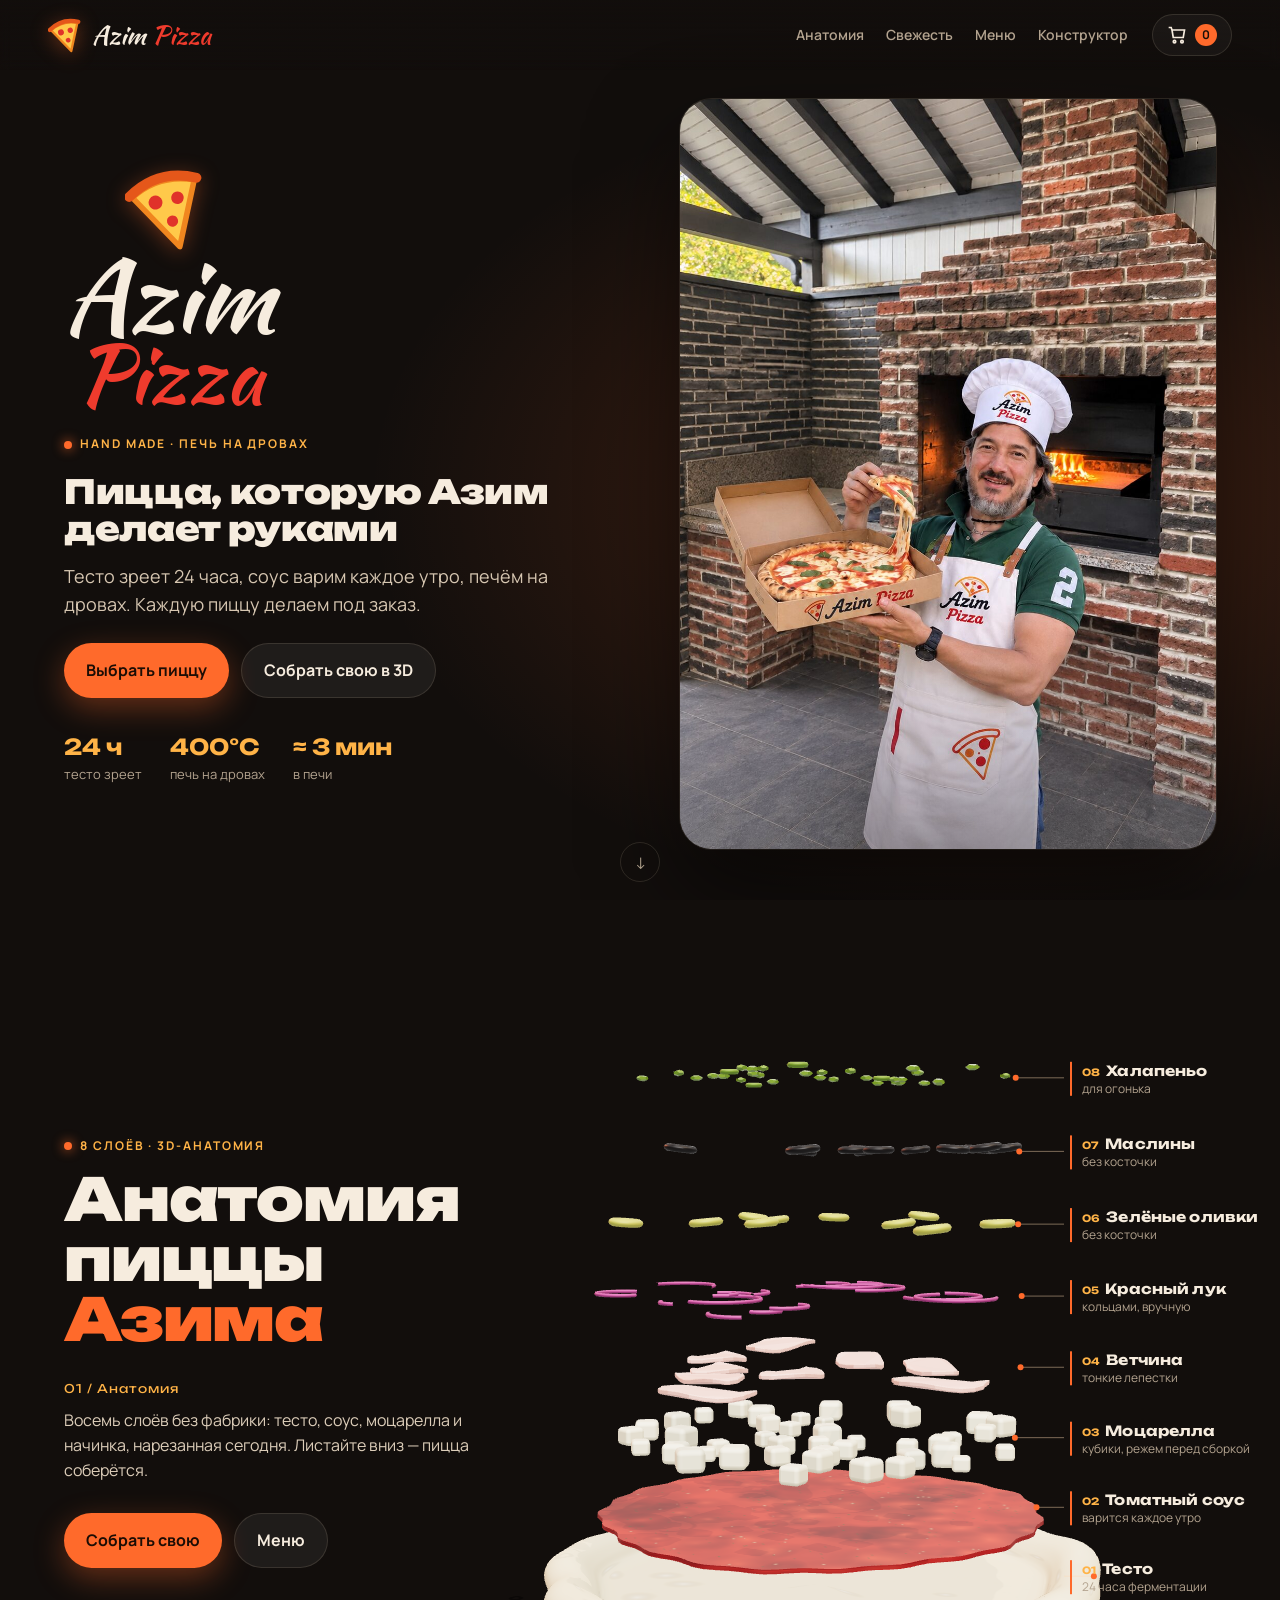
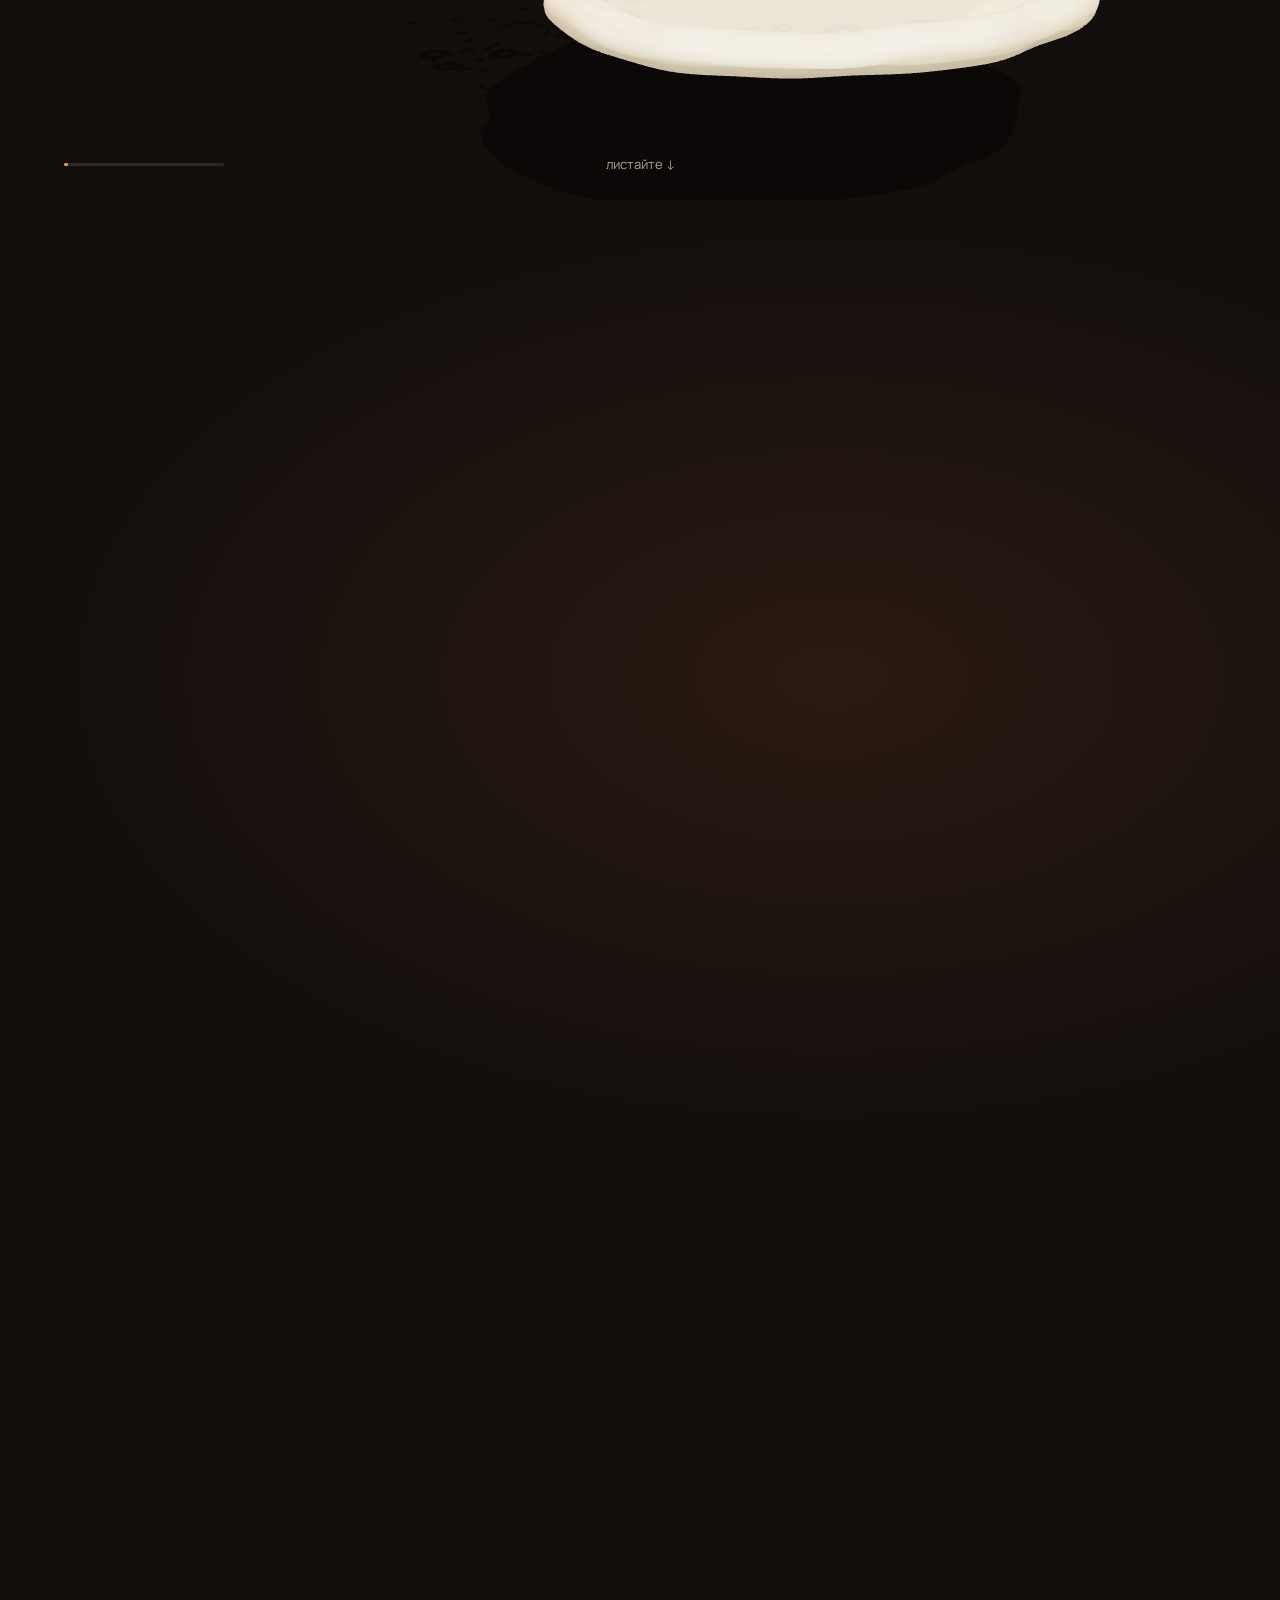
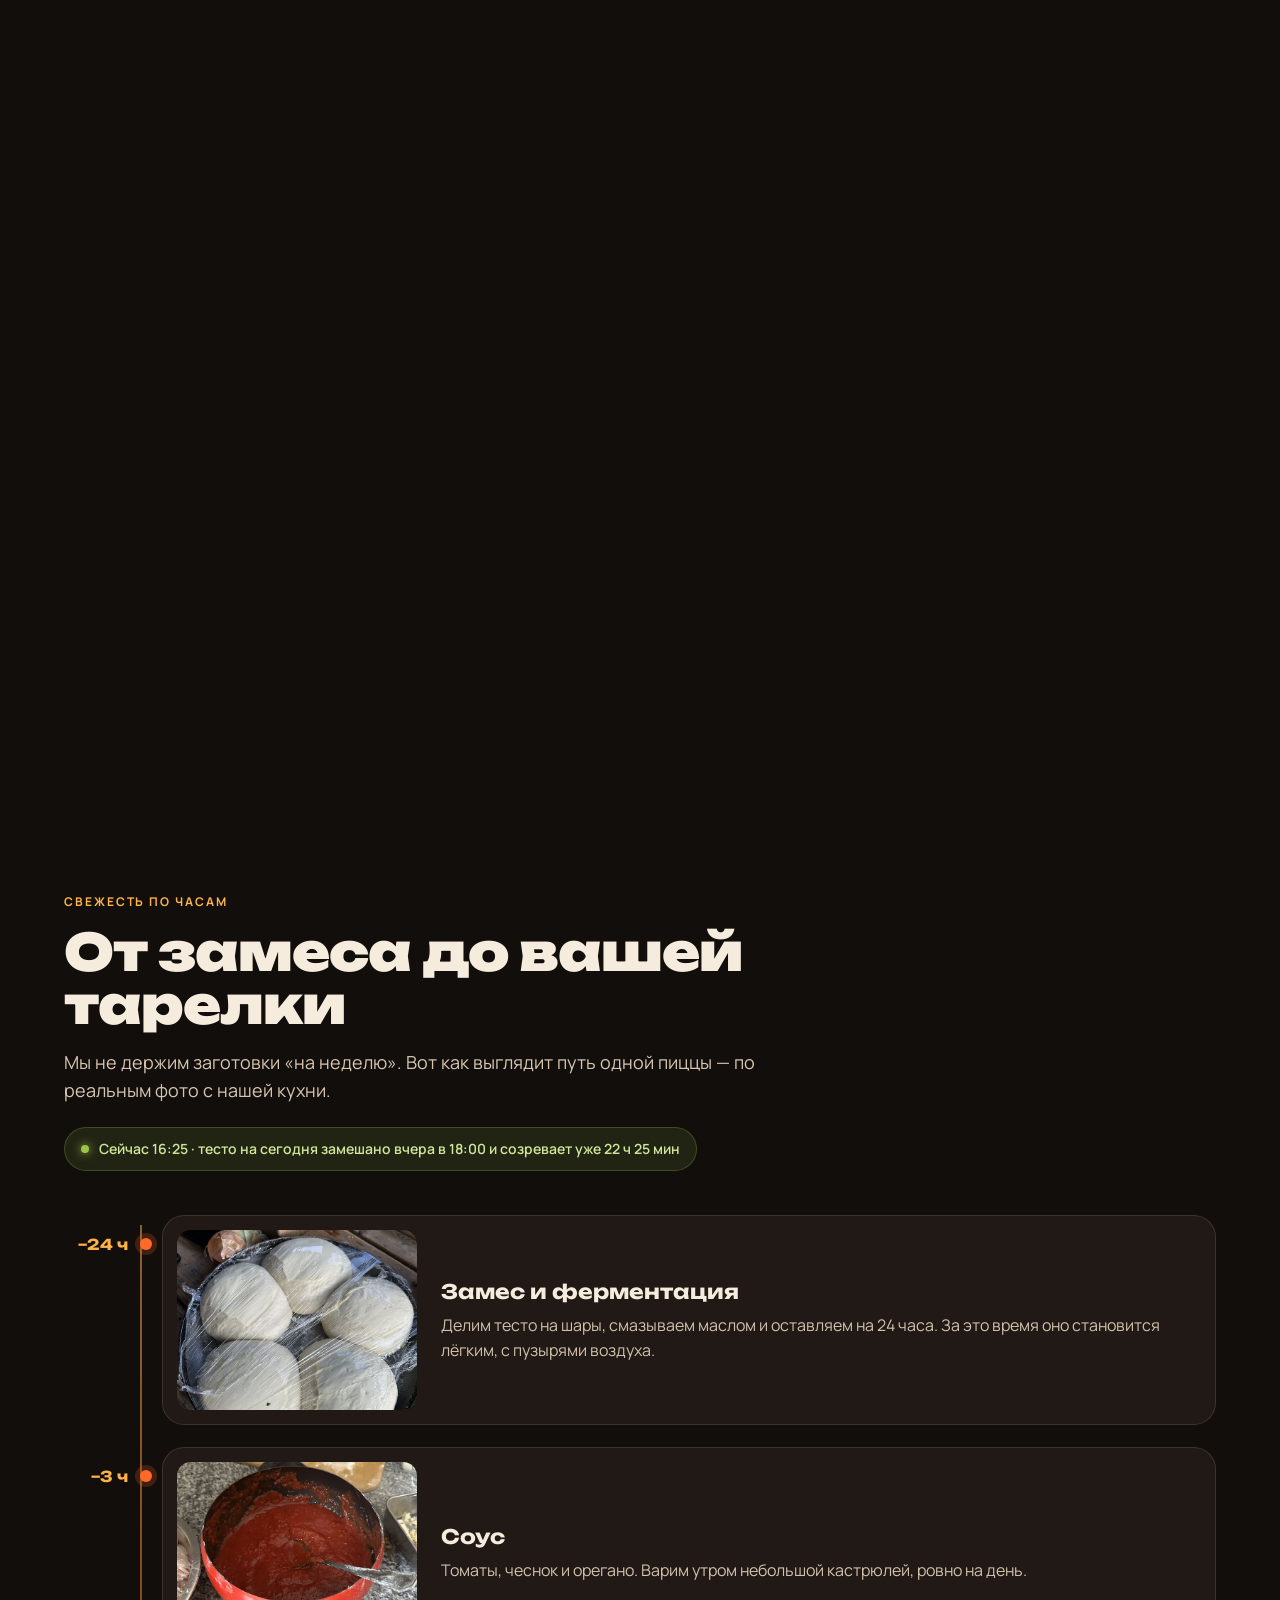
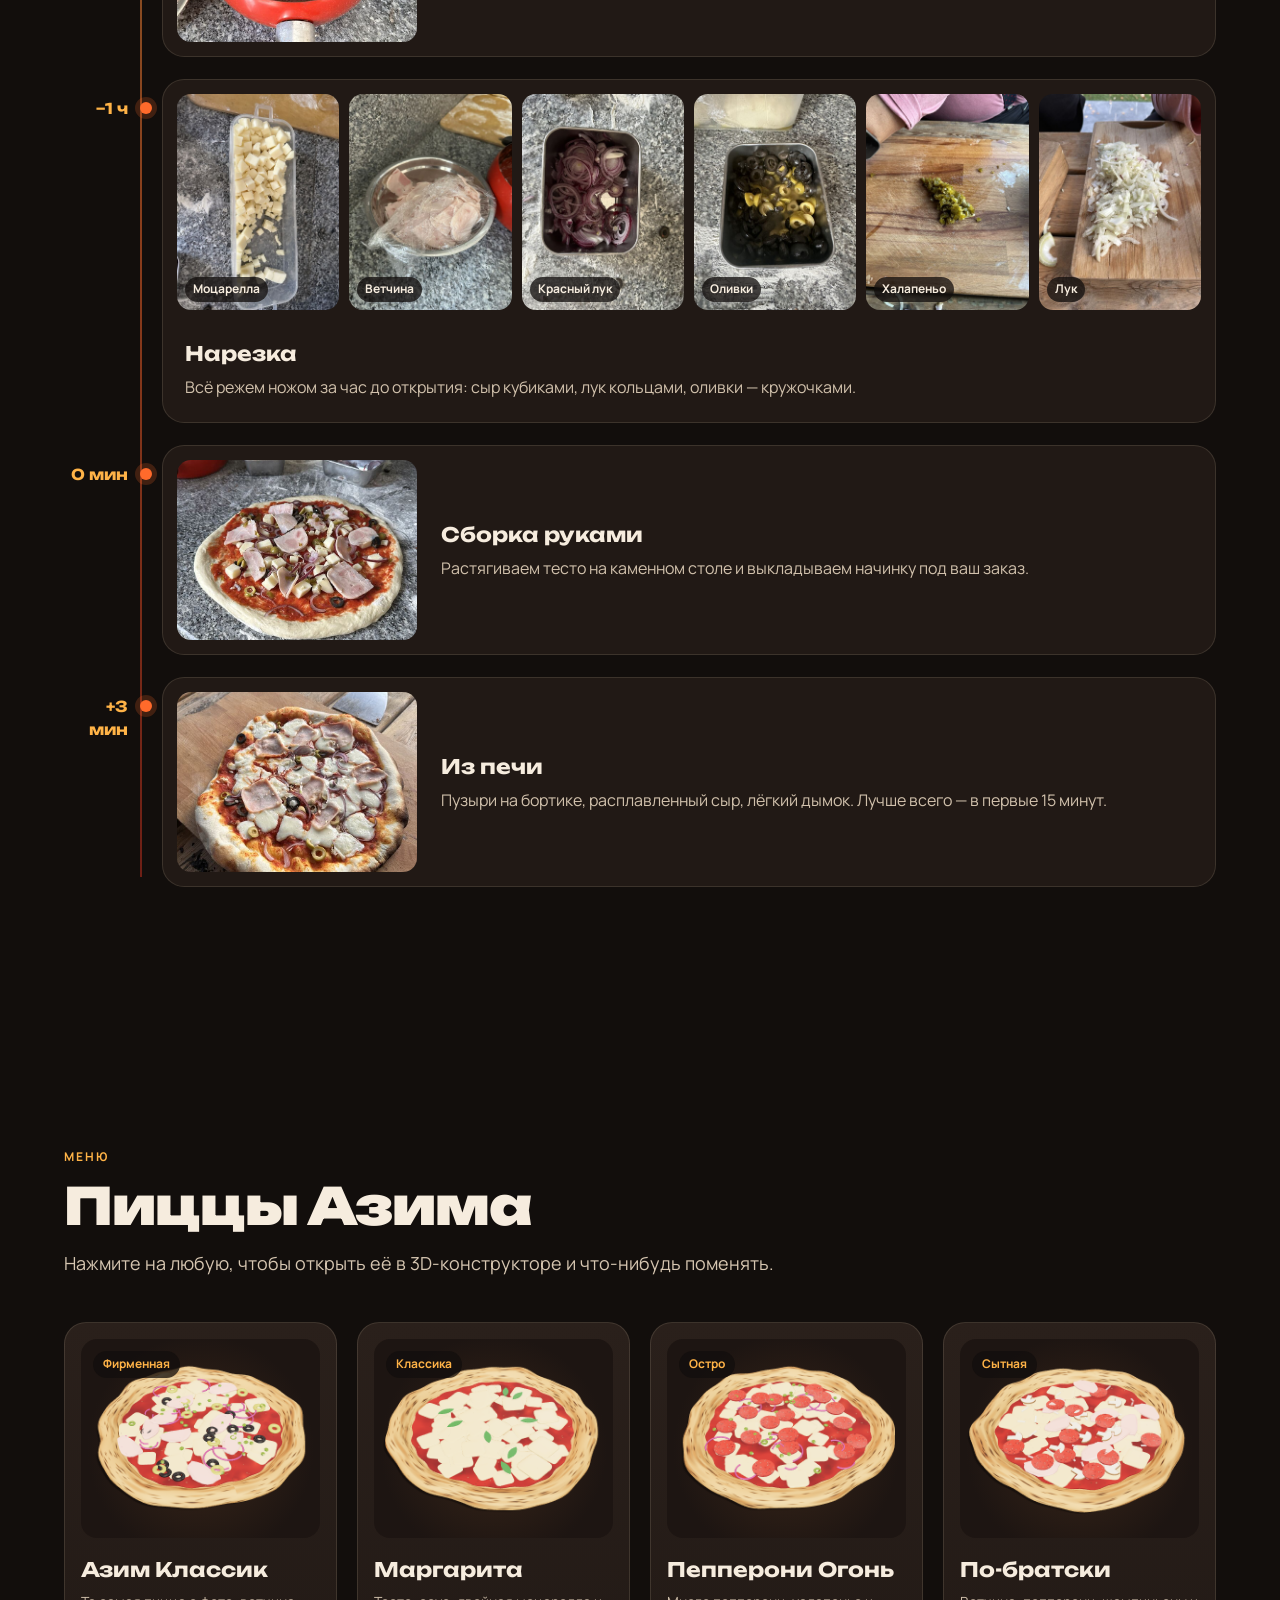
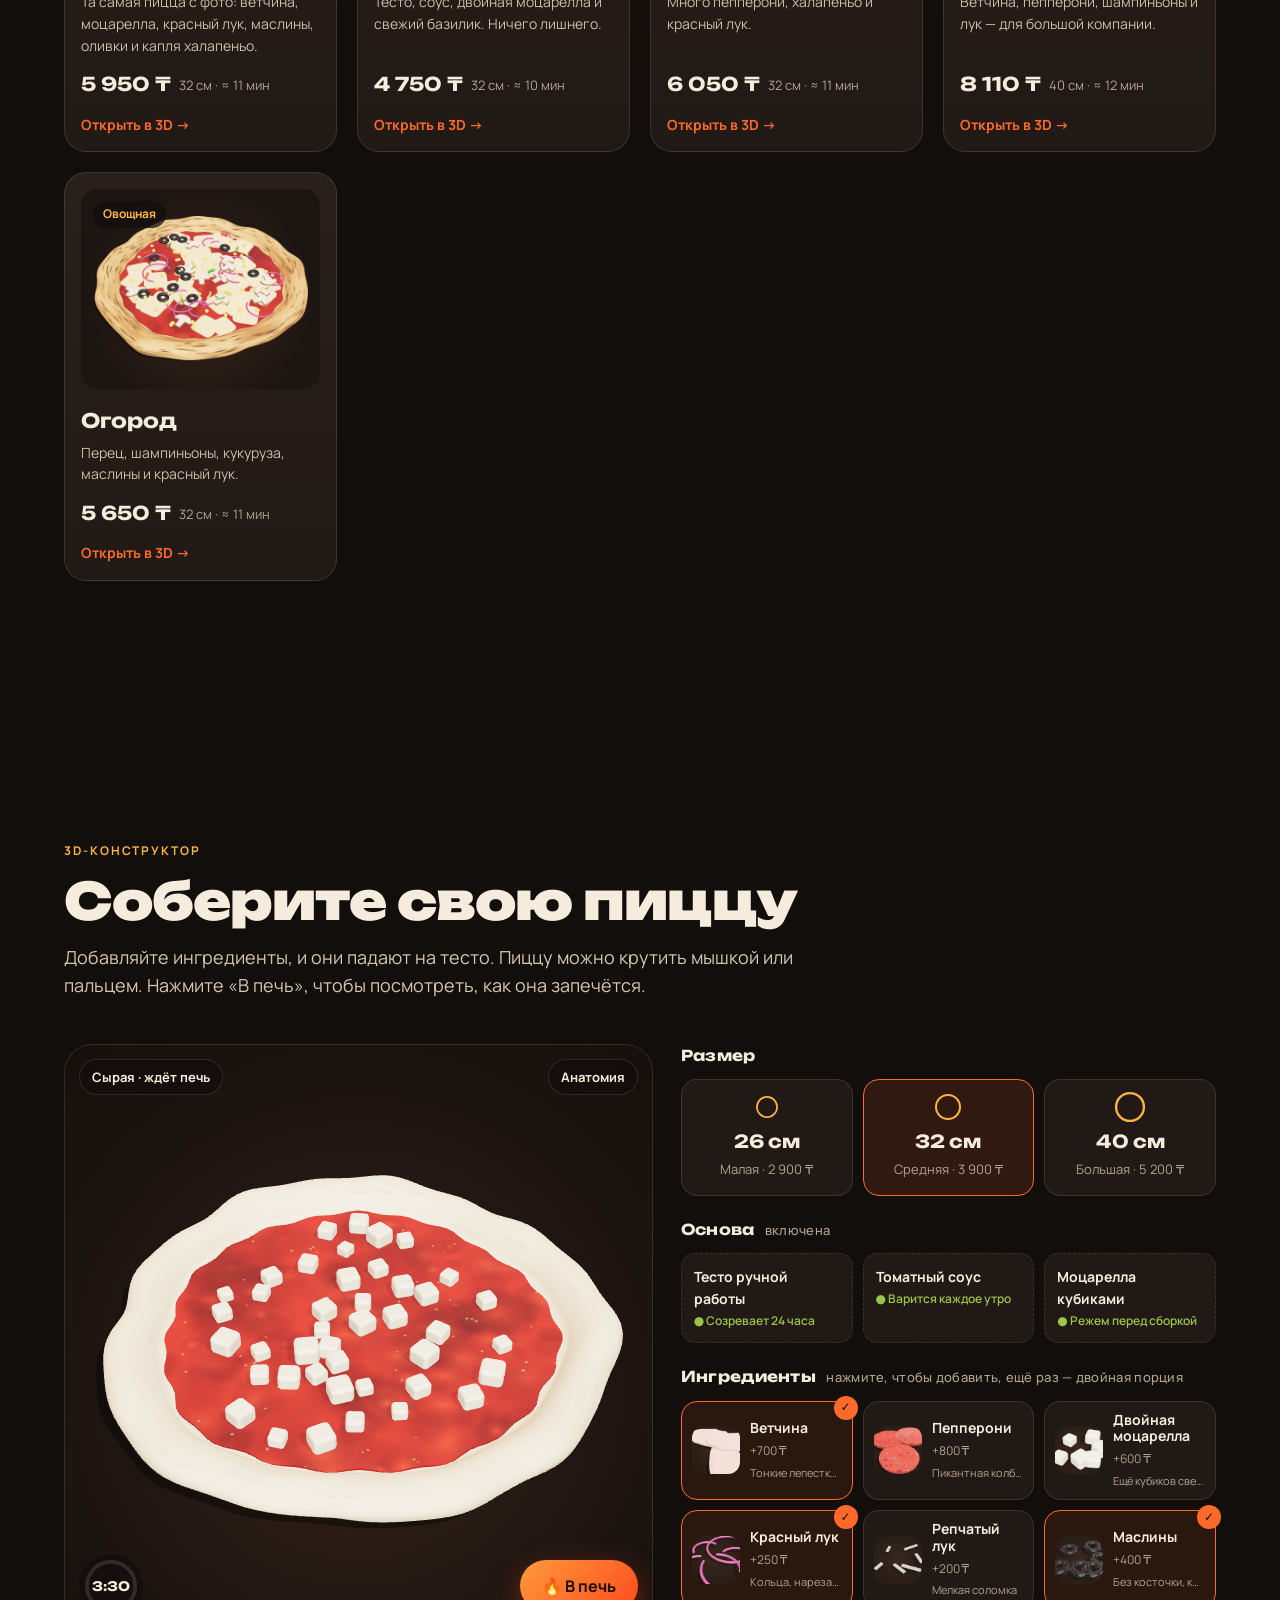
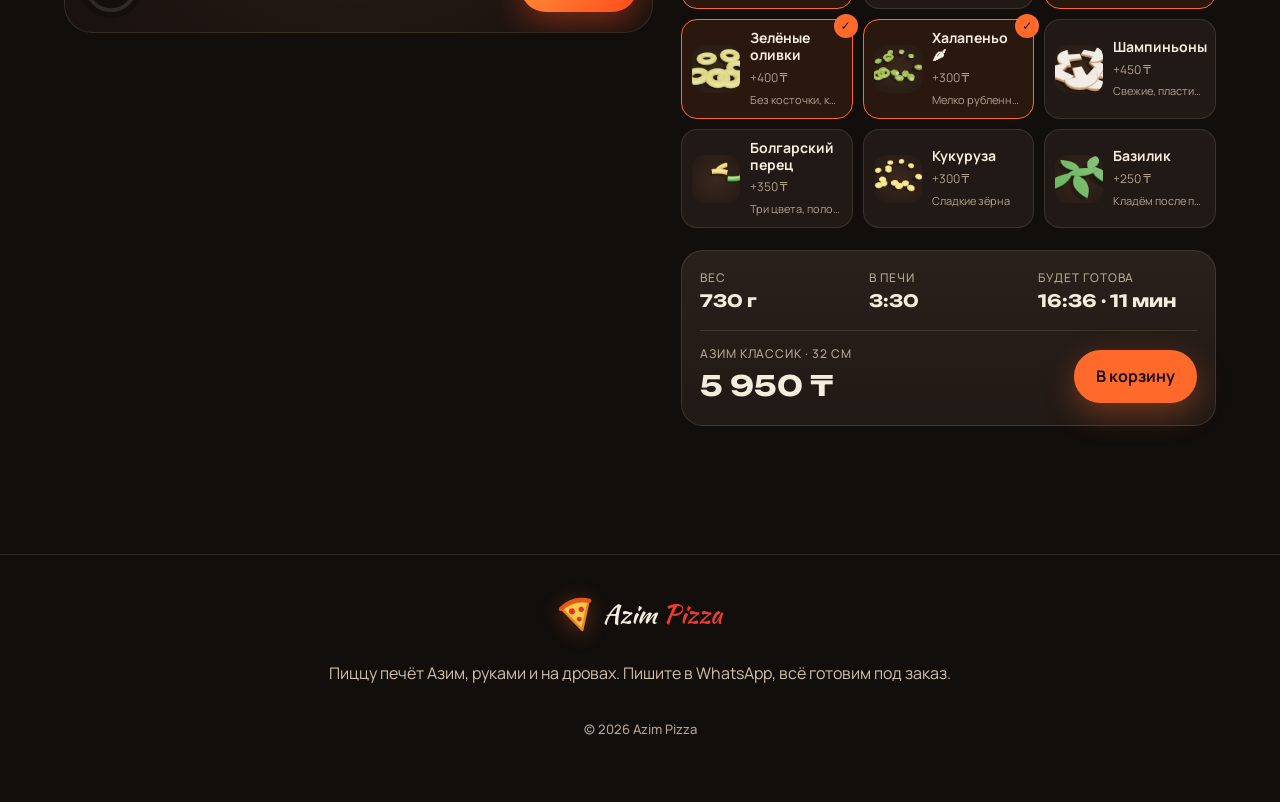
<file: index.html>
<!doctype html>
<html lang="ru">
<head>
  <meta charset="utf-8" />
  <meta name="viewport" content="width=device-width, initial-scale=1" />
  <title>Azim Pizza — пицца ручной работы</title>
  <meta name="description" content="Пицца ручной работы от Азима: тесто 24 часа, соус каждое утро, печь на дровах. Соберите свою пиццу в 3D." />
  <meta name="theme-color" content="#120e0c" />
  <link rel="icon" type="image/svg+xml" href="img/logo-mark.svg" />
  <!-- Баннер для ссылки (WhatsApp, Telegram, Instagram, Facebook). Адрес сайта: azimpizza.vercel.app — при смене домена замените URL ниже -->
  <link rel="canonical" href="https://azimpizza.vercel.app/" />
  <meta property="og:type" content="website" />
  <meta property="og:site_name" content="Azim Pizza" />
  <meta property="og:locale" content="ru_RU" />
  <meta property="og:url" content="https://azimpizza.vercel.app/" />
  <meta property="og:title" content="Azim Pizza — пицца ручной работы из печи на дровах" />
  <meta property="og:description" content="Тесто 24 часа, соус каждое утро, 400°C и 3 минуты в печи. Меню и 3D-конструктор пиццы — заказ в WhatsApp." />
  <meta property="og:image" content="https://azimpizza.vercel.app/img/og-banner.jpg" />
  <meta property="og:image:secure_url" content="https://azimpizza.vercel.app/img/og-banner.jpg" />
  <meta property="og:image:type" content="image/jpeg" />
  <meta property="og:image:width" content="1200" />
  <meta property="og:image:height" content="630" />
  <meta property="og:image:alt" content="Азим с пиццей у печи на дровах — Azim Pizza" />
  <meta name="twitter:card" content="summary_large_image" />
  <meta name="twitter:title" content="Azim Pizza — пицца ручной работы" />
  <meta name="twitter:description" content="Тесто 24 часа, печь на дровах, 3D-конструктор пиццы." />
  <meta name="twitter:image" content="https://azimpizza.vercel.app/img/og-banner.jpg" />
  <link rel="preload" as="image" href="img/azim-chef.jpg" />
  <link rel="preconnect" href="https://fonts.googleapis.com" />
  <link rel="preconnect" href="https://fonts.gstatic.com" crossorigin />
  <link href="https://fonts.googleapis.com/css2?family=Kaushan+Script&family=Unbounded:wght@500;700;900&family=Manrope:wght@400;500;600;700&display=swap" rel="stylesheet" />
  <link rel="stylesheet" href="css/style.css" />
  <script type="importmap">
    { "imports": { "three": "./vendor/three/three.module.min.js", "three/addons/": "./vendor/three/addons/" } }
  </script>
</head>
<body>
  <svg width="0" height="0" style="position:absolute" aria-hidden="true">
    <symbol id="slice" viewBox="0 0 64 64">
      <g transform="rotate(-16 32 34)">
        <path d="M9 17 Q32 6 55 17 L32 60 Z" fill="#ffc94a" stroke="#f0861f" stroke-width="4" stroke-linejoin="round"/>
        <path d="M7 16 Q32 2 57 16" fill="none" stroke="#e5571a" stroke-width="7" stroke-linecap="round"/>
        <circle cx="24" cy="25" r="5" fill="#e0322a"/><circle cx="40" cy="26" r="4.5" fill="#e0322a"/><circle cx="32" cy="41" r="4" fill="#e0322a"/>
      </g>
    </symbol>
  </svg>
  <header class="nav">
    <a class="brand" href="#top" aria-label="Azim Pizza"><svg class="brand-slice" aria-hidden="true"><use href="#slice"/></svg><span class="brand-word"><span class="b-azim">Azim</span> <span class="b-pizza">Pizza</span></span></a>
    <nav class="nav-links">
      <a href="#anatomy">Анатомия</a>
      <a href="#fresh">Свежесть</a>
      <a href="#menu">Меню</a>
      <a href="#builder">Конструктор</a>
    </nav>
    <button class="cart-btn" id="cartOpen" aria-label="Корзина">
      <svg viewBox="0 0 24 24" width="20" height="20" fill="none" stroke="currentColor" stroke-width="2"><path d="M6 6h15l-1.5 9h-12z"/><path d="M6 6 5 3H2"/><circle cx="9" cy="20" r="1.5"/><circle cx="18" cy="20" r="1.5"/></svg>
      <span id="cartCount">0</span>
    </button>
  </header>

  <!-- 0. ТИТУЛЬНАЯ: Азим у печи -->
  <section class="front" id="top">
    <div class="front-photo">
      <img src="img/azim-chef.jpg" srcset="img/azim-chef-sm.jpg 600w, img/azim-chef.jpg 1100w" sizes="(max-width: 760px) 100vw, 46vw" alt="Азим в фартуке Azim Pizza держит пиццу у печи на дровах" fetchpriority="high" />
    </div>
    <div class="front-copy">
      <div class="brand-big" aria-hidden="true">
        <svg class="brand-slice"><use href="#slice"/></svg>
        <span class="b-azim">Azim</span>
        <span class="b-pizza">Pizza</span>
      </div>
      <p class="eyebrow"><span class="dot"></span> Hand made · печь на дровах</p>
      <h1>Пицца, которую Азим делает руками</h1>
      <p class="lead">Тесто зреет 24 часа, соус варим каждое утро, печём на дровах. Каждую пиццу делаем под заказ.</p>
      <div class="hero-cta">
        <a class="btn btn-primary" href="#menu">Выбрать пиццу</a>
        <a class="btn btn-ghost" href="#builder">Собрать свою в 3D</a>
      </div>
      <ul class="front-stats">
        <li><b>24 ч</b><span>тесто зреет</span></li>
        <li><b>400°C</b><span>печь на дровах</span></li>
        <li><b>≈ 3 мин</b><span>в печи</span></li>
      </ul>
    </div>
    <a class="front-down" href="#anatomy" aria-label="Дальше">↓</a>
  </section>

  <!-- 1. АНАТОМИЯ: 3D-пицца в разобранном виде, собирается при скролле и запекается -->
  <section id="anatomy" class="anatomy" aria-label="Анатомия пиццы">
    <div class="sticky">
      <canvas id="heroCanvas" class="hero-canvas"></canvas>
      <svg class="leaders" id="leaders"></svg>
      <div class="labels" id="labels"></div>
      <div class="oven-glow" id="ovenGlow"></div>

      <div class="hero-copy">
        <p class="eyebrow"><span class="dot"></span> 8 слоёв · 3D-анатомия</p>
        <h2 class="hero-title">Анатомия<br />пиццы <em>Азима</em></h2>
        <div class="steps">
          <div class="step" data-step="0">
            <span class="step-num">01 / Анатомия</span>
            <p>Восемь слоёв без фабрики: тесто, соус, моцарелла и начинка, нарезанная сегодня. Листайте вниз — пицца соберётся.</p>
          </div>
          <div class="step" data-step="1">
            <span class="step-num">02 / Сборка</span>
            <p>Тесто тянем ладонями, соус — ложкой по кругу, сыр — кубиками. Каждая пицца немного неровная. Так и задумано.</p>
          </div>
          <div class="step" data-step="2">
            <span class="step-num">03 / Печь</span>
            <p>≈ 3 минуты в печи на дровах. Кубики сыра тают, бортик пузырится и ловит подпалины.</p>
          </div>
        </div>
        <div class="hero-cta">
          <a class="btn btn-primary" href="#builder">Собрать свою</a>
          <a class="btn btn-ghost" href="#menu">Меню</a>
        </div>
      </div>

      <div class="progress" aria-hidden="true"><span id="heroBar"></span></div>
      <div class="hero-timer" id="heroTimer"><span>в печи</span><b>0:00</b></div>
      <div class="scroll-hint" id="scrollHint">листайте ↓</div>
    </div>
  </section>

  <!-- 2. СВЕЖЕСТЬ -->
  <section id="fresh" class="section fresh">
    <div class="section-head">
      <p class="eyebrow">Свежесть по часам</p>
      <h2>От замеса до вашей тарелки</h2>
      <p class="lead">Мы не держим заготовки «на неделю». Вот как выглядит путь одной пиццы — по реальным фото с нашей кухни.</p>
      <div class="live-clock" id="liveClock"></div>
    </div>

    <ol class="timeline">
      <li class="tl-item">
        <div class="tl-time">−24 ч</div>
        <div class="tl-card">
          <img src="img/dough.jpg" alt="Шарики теста под плёнкой" loading="lazy" />
          <div><h3>Замес и ферментация</h3><p>Делим тесто на шары, смазываем маслом и оставляем на 24 часа. За это время оно становится лёгким, с пузырями воздуха.</p></div>
        </div>
      </li>
      <li class="tl-item">
        <div class="tl-time">−3 ч</div>
        <div class="tl-card">
          <img src="img/sauce.jpg" alt="Томатный соус в кастрюле" loading="lazy" />
          <div><h3>Соус</h3><p>Томаты, чеснок и орегано. Варим утром небольшой кастрюлей, ровно на день.</p></div>
        </div>
      </li>
      <li class="tl-item">
        <div class="tl-time">−1 ч</div>
        <div class="tl-card tl-card--grid">
          <div class="mini-grid">
            <figure><img src="img/mozzarella.jpg" alt="Моцарелла кубиками" loading="lazy" /><figcaption>Моцарелла</figcaption></figure>
            <figure><img src="img/ham.jpg" alt="Ветчина" loading="lazy" /><figcaption>Ветчина</figcaption></figure>
            <figure><img src="img/red-onion.jpg" alt="Красный лук" loading="lazy" /><figcaption>Красный лук</figcaption></figure>
            <figure><img src="img/olives.jpg" alt="Маслины и оливки" loading="lazy" /><figcaption>Оливки</figcaption></figure>
            <figure><img src="img/jalapeno.jpg" alt="Халапеньо" loading="lazy" /><figcaption>Халапеньо</figcaption></figure>
            <figure><img src="img/onion.jpg" alt="Репчатый лук" loading="lazy" /><figcaption>Лук</figcaption></figure>
          </div>
          <div><h3>Нарезка</h3><p>Всё режем ножом за час до открытия: сыр кубиками, лук кольцами, оливки — кружочками.</p></div>
        </div>
      </li>
      <li class="tl-item">
        <div class="tl-time">0 мин</div>
        <div class="tl-card">
          <img src="img/pizza-raw.jpg" alt="Собранная сырая пицца" loading="lazy" />
          <div><h3>Сборка руками</h3><p>Растягиваем тесто на каменном столе и выкладываем начинку под ваш заказ.</p></div>
        </div>
      </li>
      <li class="tl-item">
        <div class="tl-time">+3 мин</div>
        <div class="tl-card">
          <img src="img/pizza-baked.jpg" alt="Готовая пицца из печи" loading="lazy" />
          <div><h3>Из печи</h3><p>Пузыри на бортике, расплавленный сыр, лёгкий дымок. Лучше всего — в первые 15 минут.</p></div>
        </div>
      </li>
    </ol>
  </section>

  <!-- 3. МЕНЮ -->
  <section id="menu" class="section">
    <div class="section-head">
      <p class="eyebrow">Меню</p>
      <h2>Пиццы Азима</h2>
      <p class="lead">Нажмите на любую, чтобы открыть её в 3D-конструкторе и что-нибудь поменять.</p>
    </div>
    <div class="menu-grid" id="menuGrid"></div>
  </section>

  <!-- 4. КОНСТРУКТОР -->
  <section id="builder" class="section builder">
    <div class="section-head">
      <p class="eyebrow">3D-конструктор</p>
      <h2>Соберите свою пиццу</h2>
      <p class="lead">Добавляйте ингредиенты, и они падают на тесто. Пиццу можно крутить мышкой или пальцем. Нажмите «В печь», чтобы посмотреть, как она запечётся.</p>
    </div>

    <div class="builder-wrap">
      <div class="stage-col">
        <div class="stage" id="stage">
          <canvas id="builderCanvas"></canvas>
          <div class="stage-glow" id="stageGlow"></div>
          <div class="stage-top">
            <span class="chip" id="bakeState">Сырая · ждёт печь</span>
            <button class="chip chip-btn" id="explodeBtn" type="button">Анатомия</button>
          </div>
          <div class="stage-bottom">
            <div class="oven-ring" id="ovenRing">
              <svg viewBox="0 0 44 44"><circle cx="22" cy="22" r="19" class="ring-bg"/><circle cx="22" cy="22" r="19" class="ring-fg" id="ringFg"/></svg>
              <span id="ovenTime">3:00</span>
            </div>
            <button class="btn btn-fire" id="bakeBtn" type="button">🔥 В печь</button>
          </div>
        </div>
      </div>

      <div class="controls">
        <div class="ctrl-block">
          <h3>Размер</h3>
          <div class="sizes" id="sizes"></div>
        </div>
        <div class="ctrl-block">
          <h3>Основа <span class="muted">включена</span></h3>
          <div class="base-list" id="baseList"></div>
        </div>
        <div class="ctrl-block">
          <h3>Ингредиенты <span class="muted">нажмите, чтобы добавить, ещё раз — двойная порция</span></h3>
          <div class="toppings" id="toppings"></div>
        </div>

        <div class="summary">
          <div class="sum-row">
            <div><span class="muted">Вес</span><b id="sumWeight">—</b></div>
            <div><span class="muted">В печи</span><b id="sumBake">—</b></div>
            <div><span class="muted">Будет готова</span><b id="sumReady">—</b></div>
          </div>
          <div class="sum-total">
            <div><span class="muted" id="sumName">Своя пицца</span><b id="sumPrice">—</b></div>
            <button class="btn btn-primary" id="addCart" type="button">В корзину</button>
          </div>
        </div>
      </div>
    </div>
  </section>

  <footer class="footer">
    <a class="brand" href="#top" aria-label="Azim Pizza"><svg class="brand-slice" aria-hidden="true"><use href="#slice"/></svg><span class="brand-word"><span class="b-azim">Azim</span> <span class="b-pizza">Pizza</span></span></a>
    <p>Пиццу печёт Азим, руками и на дровах. Пишите в WhatsApp, всё готовим под заказ.</p>
    <p class="muted small">© <span id="year"></span> Azim Pizza</p>
  </footer>

  <!-- Корзина -->
  <aside class="drawer" id="drawer" aria-hidden="true">
    <div class="drawer-panel">
      <div class="drawer-head"><h3>Ваш заказ</h3><button class="icon-btn" id="cartClose" aria-label="Закрыть">✕</button></div>
      <div class="cart-list" id="cartList"></div>
      <div class="drawer-foot">
        <div class="sum-total"><div><span class="muted">Итого · готово через <b id="cartTime">—</b></span><b id="cartTotal">0 ₸</b></div></div>
        <a class="btn btn-primary btn-block" id="orderBtn" target="_blank" rel="noopener">Заказать в WhatsApp</a>
      </div>
    </div>
  </aside>
  <div class="toast" id="toast"></div>

  <script type="module" src="js/app.js"></script>
</body>
</html>
</file>
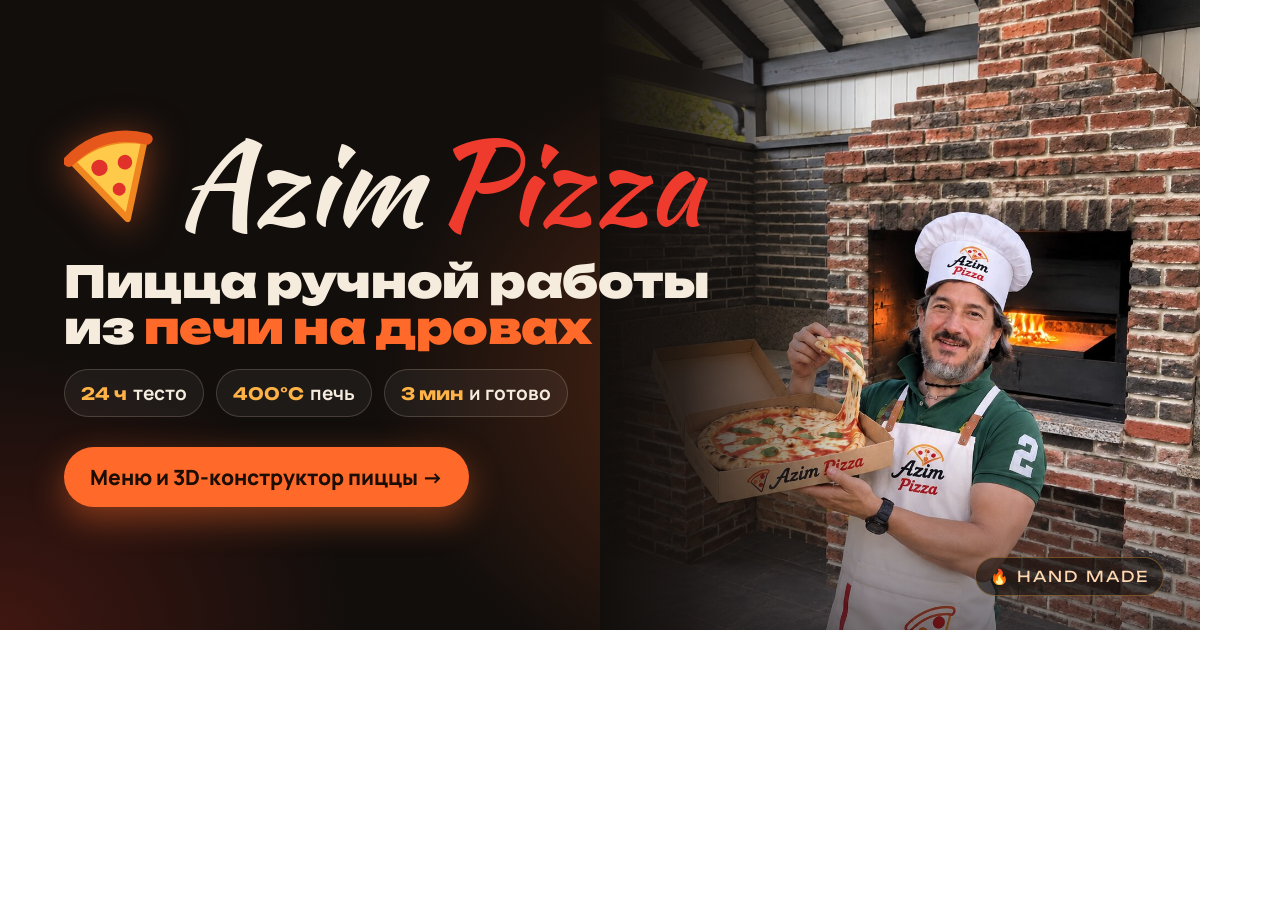
<file: design/og-banner.html>
<!doctype html><html><head><meta charset="utf-8">
<link href="https://fonts.googleapis.com/css2?family=Kaushan+Script&family=Unbounded:wght@700;900&family=Manrope:wght@500;700&display=swap" rel="stylesheet">
<style>
*{box-sizing:border-box}html,body{margin:0}
.og{position:relative;width:1200px;height:630px;overflow:hidden;background:#120e0c;color:#f6ecde;font-family:Manrope}
.og::before{content:'';position:absolute;inset:0;background:radial-gradient(700px 500px at 72% 60%,rgba(255,106,43,.35),transparent 70%),radial-gradient(500px 400px at 0% 100%,rgba(201,48,31,.25),transparent 70%)}
.photo{position:absolute;right:0;top:0;bottom:0;width:600px;background:url(../img/azim-chef.jpg) 50% 38%/cover}
.photo::after{content:'';position:absolute;inset:0;background:linear-gradient(90deg,#120e0c 0%,rgba(18,14,12,.85) 14%,rgba(18,14,12,0) 45%),linear-gradient(0deg,rgba(18,14,12,.55),transparent 30%)}
.copy{position:absolute;left:64px;top:56px;bottom:56px;width:660px;display:flex;flex-direction:column;justify-content:center}
.brand{display:flex;align-items:flex-end;gap:10px;font-family:'Kaushan Script';line-height:.85;margin-bottom:26px}
.brand svg{width:104px;height:104px;filter:drop-shadow(0 6px 18px rgba(255,106,43,.5));margin-bottom:6px}
.a{font-size:118px}.p{font-size:118px;color:#ef3b2d}
h1{white-space:nowrap;font-family:Unbounded;font-weight:900;font-size:44px;line-height:1.05;margin:0 0 18px;letter-spacing:-.01em}
h1 em{font-style:normal;color:#ff6a2b}
.chips{display:flex;gap:12px;margin-bottom:30px}
.chip{padding:10px 16px;border-radius:99px;border:1px solid rgba(255,232,205,.18);background:rgba(255,255,255,.05);font-weight:700;font-size:19px}
.chip b{color:#ffb347;font-family:Unbounded;font-size:17px;margin-right:6px}
.cta{align-self:flex-start;padding:16px 26px;border-radius:99px;background:#ff6a2b;color:#1c0d05;font-weight:800;font-size:21px;box-shadow:0 12px 34px rgba(255,106,43,.45)}
.stamp{position:absolute;right:36px;bottom:34px;font-family:Unbounded;font-size:15px;letter-spacing:.14em;text-transform:uppercase;color:#ffd7b0;background:rgba(18,14,12,.6);padding:9px 14px;border-radius:99px;border:1px solid rgba(255,179,71,.35)}
</style></head><body>
<svg width="0" height="0" style="position:absolute">    <symbol id="slice" viewBox="0 0 64 64">
      <g transform="rotate(-16 32 34)">
        <path d="M9 17 Q32 6 55 17 L32 60 Z" fill="#ffc94a" stroke="#f0861f" stroke-width="4" stroke-linejoin="round"/>
        <path d="M7 16 Q32 2 57 16" fill="none" stroke="#e5571a" stroke-width="7" stroke-linecap="round"/>
        <circle cx="24" cy="25" r="5" fill="#e0322a"/><circle cx="40" cy="26" r="4.5" fill="#e0322a"/><circle cx="32" cy="41" r="4" fill="#e0322a"/>
      </g>
    </symbol></svg>
<div class="og" id="og">
  <div class="photo"></div>
  <div class="copy">
    <div class="brand"><svg><use href="#slice"/></svg><span class="a">Azim</span><span class="p">Pizza</span></div>
    <h1>Пицца ручной работы<br>из <em>печи на дровах</em></h1>
    <div class="chips"><span class="chip"><b>24 ч</b>тесто</span><span class="chip"><b>400°C</b>печь</span><span class="chip"><b>3 мин</b>и готово</span></div>
    <div class="cta">Меню и 3D-конструктор пиццы →</div>
  </div>
  <div class="stamp">🔥 Hand made</div>
</div></body></html>
</file>
<file: css/style.css>
:root {
  --bg: #120e0c;
  --bg-2: #1a1411;
  --card: #211915;
  --card-2: #2a201b;
  --line: rgba(255, 232, 205, 0.12);
  --text: #f6ecde;
  --muted: #b3a38f;
  --accent: #ff6a2b;
  --accent-2: #ffb347;
  --sauce: #c9301f;
  --green: #9cc449;
  --radius: 22px;
  --display: 'Unbounded', system-ui, sans-serif;
  --body: 'Manrope', system-ui, sans-serif;
}
* { box-sizing: border-box; }
html { scroll-behavior: smooth; }
body {
  margin: 0; background: var(--bg); color: var(--text); font-family: var(--body); font-size: 16px; line-height: 1.55;
  -webkit-font-smoothing: antialiased; overflow-x: hidden;
}
html, body { overflow-x: clip; max-width: 100%; }
img { max-width: 100%; display: block; }
a { color: inherit; }
button { font: inherit; color: inherit; }
.muted { color: var(--muted); font-weight: 500; }
.small { font-size: 13px; }

/* ---------- Навигация ---------- */
.nav {
  position: fixed; inset: 0 0 auto 0; z-index: 50; display: flex; align-items: center; gap: 24px;
  padding: 14px clamp(16px, 4vw, 48px);
  background: linear-gradient(to bottom, rgba(18, 14, 12, 0.85), rgba(18, 14, 12, 0));
  backdrop-filter: blur(6px);
}
.brand { display: inline-flex; align-items: center; gap: 6px; text-decoration: none; line-height: 1; }
.brand-slice { width: 38px; height: 38px; flex: none; filter: drop-shadow(0 4px 10px rgba(255, 106, 43, 0.35)); }
.brand-word { font-family: 'Kaushan Script', cursive; font-size: 26px; white-space: nowrap; }
.b-azim { color: var(--text); }
.b-pizza { color: #ef3b2d; }
.nav-links { display: flex; gap: 22px; margin-left: auto; }
.nav-links a { text-decoration: none; color: var(--muted); font-weight: 600; font-size: 14px; transition: color 0.2s; }
.nav-links a:hover { color: var(--text); }
.cart-btn {
  display: flex; align-items: center; gap: 8px; padding: 9px 14px; border-radius: 999px; border: 1px solid var(--line);
  background: rgba(255, 255, 255, 0.04); cursor: pointer; font-weight: 700;
}
.cart-btn span { min-width: 22px; height: 22px; border-radius: 99px; background: var(--accent); color: #1a0f08; display: grid; place-items: center; font-size: 12px; }
.cart-btn.bump { animation: bump 0.45s; }
@keyframes bump { 40% { transform: scale(1.15); } }

/* ---------- Кнопки ---------- */
.btn {
  display: inline-flex; align-items: center; justify-content: center; gap: 8px; padding: 14px 22px; border-radius: 999px;
  font-weight: 700; text-decoration: none; border: 0; cursor: pointer; transition: transform 0.15s, box-shadow 0.2s, background 0.2s; white-space: nowrap;
}
.btn:active { transform: scale(0.97); }
.btn-primary { background: var(--accent); color: #1c0d05; box-shadow: 0 10px 30px rgba(255, 106, 43, 0.35); }
.btn-primary:hover { background: #ff7d45; }
.btn-ghost { background: rgba(255, 255, 255, 0.06); border: 1px solid var(--line); }
.btn-fire { background: linear-gradient(135deg, #ff9a3c, #ff4a1c); color: #1c0d05; box-shadow: 0 10px 30px rgba(255, 74, 28, 0.4); }
.btn-fire[disabled] { opacity: 0.6; cursor: default; }
.btn-block { width: 100%; }
.eyebrow { display: inline-flex; align-items: center; gap: 8px; text-transform: uppercase; letter-spacing: 0.16em; font-size: 12px; font-weight: 700; color: var(--accent-2); margin: 0 0 14px; }
.eyebrow .dot { width: 8px; height: 8px; border-radius: 50%; background: var(--accent); box-shadow: 0 0 12px var(--accent); animation: pulse 1.6s infinite; }
@keyframes pulse { 50% { opacity: 0.35; } }

/* ---------- Титульная ---------- */
.front {
  position: relative; min-height: 100vh; min-height: 100svh; display: grid; grid-template-columns: minmax(0, 1fr) minmax(0, 0.95fr);
  isolation: isolate; align-items: center; gap: clamp(24px, 4vw, 64px); padding: 96px clamp(16px, 5vw, 72px) 48px; max-width: 1440px; margin: 0 auto;
}
.front::before { content: ''; position: absolute; inset: 0; z-index: -1; background: radial-gradient(900px 600px at 78% 55%, rgba(255, 106, 43, 0.22), transparent 70%); }
.front-photo { order: 2; position: relative; height: min(calc(100svh - 150px), 880px); min-height: 460px; border-radius: 32px; overflow: hidden; box-shadow: 0 40px 90px rgba(0, 0, 0, 0.55), 0 0 0 1px var(--line); animation: photoIn 1.2s cubic-bezier(0.2, 0.8, 0.2, 1) both; }
.front-photo img { width: 100%; height: 100%; object-fit: cover; object-position: 50% 40%; }
.front-photo::after { content: ''; position: absolute; inset: 0; background: linear-gradient(to top, rgba(18, 14, 12, 0.35), transparent 30%); pointer-events: none; }
@keyframes photoIn { from { opacity: 0; transform: scale(1.04) translateY(16px); } }
.front-copy { order: 1; display: grid; justify-items: start; gap: 6px; }
.front-copy > * { animation: fadeUp 0.9s cubic-bezier(0.2, 0.8, 0.2, 1) both; }
.front-copy > *:nth-child(2) { animation-delay: 0.1s; }
.front-copy > *:nth-child(3) { animation-delay: 0.18s; }
.front-copy > *:nth-child(4) { animation-delay: 0.26s; }
.front-copy > *:nth-child(n+5) { animation-delay: 0.34s; }
@keyframes fadeUp { from { opacity: 0; transform: translateY(18px); } }
.brand-big { display: grid; justify-items: center; line-height: 0.9; margin-bottom: 18px; font-family: 'Kaushan Script', cursive; }
.brand-big .brand-slice { width: clamp(64px, 7vw, 96px); height: clamp(64px, 7vw, 96px); margin-bottom: -4px; }
.brand-big .b-azim { font-size: clamp(64px, 8vw, 116px); }
.brand-big .b-pizza { font-size: clamp(52px, 6.4vw, 92px); margin-top: -4px; }
.front-copy h1 { font-family: var(--display); font-weight: 900; font-size: clamp(26px, 2.6vw, 38px); line-height: 1.1; margin: 0 0 10px; letter-spacing: -0.01em; max-width: 18ch; }
.front-copy .lead { max-width: 46ch; }
.front-stats { list-style: none; padding: 0; margin: 26px 0 0; display: flex; gap: 28px; flex-wrap: wrap; }
.front-stats li { display: grid; }
.front-stats b { font-family: var(--display); font-size: 22px; color: var(--accent-2); }
.front-stats span { font-size: 13px; color: var(--muted); }
.front-down { position: absolute; left: 50%; bottom: 18px; transform: translateX(-50%); width: 40px; height: 40px; border-radius: 50%; border: 1px solid var(--line); display: grid; place-items: center; text-decoration: none; color: var(--muted); animation: hint 1.8s infinite; }

/* ---------- Анатомия (hero) ---------- */
.anatomy { position: relative; height: 340vh; background: radial-gradient(1200px 700px at 65% 45%, #2a1a12 0%, var(--bg) 70%); }
.sticky { position: sticky; top: 0; height: 100vh; height: 100svh; overflow: hidden; }
.hero-canvas { position: absolute; inset: 0; width: 100%; height: 100%; display: block; }
.leaders { position: absolute; inset: 0; width: 100%; height: 100%; pointer-events: none; }
.leaders line, .leaders polyline { stroke: rgba(255, 220, 180, 0.45); stroke-width: 1; fill: none; }
.leaders circle { fill: var(--accent); }
.labels { position: absolute; inset: 0; pointer-events: none; }
.label {
  position: absolute; left: 0; top: 0; transform: translate(-9999px, 0); white-space: nowrap;
  font-size: 13px; line-height: 1.25; padding-left: 10px; border-left: 2px solid var(--accent);
}
.label b { display: block; font-family: var(--display); font-weight: 700; font-size: 14px; letter-spacing: 0.01em; }
.label span { color: var(--muted); font-size: 12px; }
.label i { font-style: normal; color: var(--accent-2); font-family: var(--display); font-size: 10px; margin-right: 6px; }
.oven-glow {
  position: absolute; inset: 0; pointer-events: none; opacity: 0;
  background: radial-gradient(600px 420px at 62% 60%, rgba(255, 110, 40, 0.35), transparent 70%);
  animation: flicker 0.9s infinite alternate;
}
@keyframes flicker { from { filter: brightness(0.85); } to { filter: brightness(1.15); } }
.hero-copy { position: absolute; left: clamp(16px, 5vw, 72px); top: 50%; transform: translateY(-50%); width: min(430px, 38vw); z-index: 2; }
.hero-copy .hero-title { font-family: var(--display); font-weight: 900; font-size: clamp(38px, 4.6vw, 68px); line-height: 1.02; margin: 0 0 26px; letter-spacing: -0.02em; }
.hero-copy .hero-title em { font-style: normal; color: var(--accent); }
.steps { position: relative; min-height: 120px; }
.step { position: absolute; inset: 0 0 auto 0; opacity: 0; transform: translateY(12px); transition: opacity 0.5s, transform 0.5s; }
.step.active { opacity: 1; transform: none; }
.step-num { font-family: var(--display); font-size: 12px; color: var(--accent-2); letter-spacing: 0.08em; }
.step p { margin: 8px 0 0; color: #dccdb9; font-size: 16px; }
.hero-cta { display: flex; gap: 12px; margin-top: 18px; flex-wrap: wrap; }
.progress { position: absolute; left: clamp(16px, 5vw, 72px); bottom: 34px; width: 160px; height: 3px; background: var(--line); border-radius: 3px; overflow: hidden; }
.progress span { display: block; height: 100%; width: 0; background: linear-gradient(90deg, var(--accent-2), var(--accent)); }
.hero-timer {
  position: absolute; right: clamp(16px, 4vw, 48px); bottom: 28px; display: flex; flex-direction: column; align-items: flex-end;
  opacity: 0; transition: opacity 0.3s; font-size: 12px; color: var(--muted); text-transform: uppercase; letter-spacing: 0.12em;
}
.hero-timer b { font-family: var(--display); font-size: 34px; color: var(--accent); letter-spacing: 0; }
.scroll-hint { position: absolute; left: 50%; bottom: 26px; transform: translateX(-50%); color: var(--muted); font-size: 13px; animation: hint 1.8s infinite; transition: opacity 0.3s; }
@keyframes hint { 50% { transform: translate(-50%, 6px); } }

/* ---------- Секции ---------- */
.section { padding: clamp(72px, 10vw, 130px) clamp(16px, 5vw, 72px); max-width: 1320px; margin: 0 auto; }
.section-head { max-width: 760px; margin-bottom: 44px; }
.section-head h2 { font-family: var(--display); font-weight: 900; font-size: clamp(30px, 4vw, 52px); line-height: 1.05; margin: 0 0 16px; letter-spacing: -0.02em; }
.lead { color: #d6c6b1; font-size: 18px; margin: 0; }

/* Свежесть */
.live-clock { margin-top: 22px; display: inline-flex; gap: 10px; align-items: center; padding: 10px 16px; border-radius: 999px; background: rgba(156, 196, 73, 0.12); color: #cfe79a; font-weight: 600; font-size: 14px; border: 1px solid rgba(156, 196, 73, 0.25); }
.live-clock::before { content: ''; width: 8px; height: 8px; border-radius: 50%; background: var(--green); box-shadow: 0 0 10px var(--green); animation: pulse 1.6s infinite; }
.timeline { list-style: none; margin: 0; padding: 0; position: relative; display: grid; gap: 22px; }
.timeline::before { content: ''; position: absolute; left: 76px; top: 10px; bottom: 10px; width: 2px; background: linear-gradient(var(--accent-2), var(--accent), var(--sauce)); opacity: 0.5; }
.tl-item { display: grid; grid-template-columns: 64px 1fr; gap: 34px; align-items: start; opacity: 0; transform: translateY(30px); transition: opacity 0.7s, transform 0.7s; }
.tl-item.in { opacity: 1; transform: none; }
.tl-time { font-family: var(--display); font-weight: 700; color: var(--accent-2); text-align: right; padding-top: 18px; position: relative; font-size: 15px; }
.tl-time::after { content: ''; position: absolute; right: -24px; top: 23px; width: 12px; height: 12px; border-radius: 50%; background: var(--accent); box-shadow: 0 0 0 5px rgba(255, 106, 43, 0.2); }
.tl-card { display: grid; grid-template-columns: 240px 1fr; gap: 24px; background: var(--card); border: 1px solid var(--line); border-radius: var(--radius); padding: 14px; align-items: center; }
.tl-card img { width: 100%; aspect-ratio: 4 / 3; object-fit: cover; border-radius: 14px; }
.tl-card h3 { font-family: var(--display); margin: 0 0 6px; font-size: 20px; }
.tl-card p { margin: 0; color: #d1c1ac; }
.tl-card--grid { grid-template-columns: 1fr; }
.mini-grid { display: grid; grid-template-columns: repeat(6, 1fr); gap: 10px; }
.mini-grid figure { margin: 0; position: relative; }
.mini-grid img { aspect-ratio: 3 / 4; }
.mini-grid figcaption { position: absolute; left: 8px; bottom: 8px; font-size: 12px; font-weight: 700; background: rgba(18, 14, 12, 0.75); padding: 3px 8px; border-radius: 99px; }
.tl-card--grid > div:last-child { padding: 4px 8px 8px; }

/* Меню */
.menu-grid { display: grid; grid-template-columns: repeat(auto-fill, minmax(260px, 1fr)); gap: 20px; }
.menu-card {
  background: linear-gradient(180deg, var(--card-2), var(--card)); border: 1px solid var(--line); border-radius: var(--radius); padding: 16px;
  display: flex; flex-direction: column; cursor: pointer; transition: transform 0.25s, border-color 0.25s; text-align: left;
}
.menu-card:hover { transform: translateY(-6px); border-color: rgba(255, 106, 43, 0.5); }
.menu-card .thumb { aspect-ratio: 6 / 5; border-radius: 16px; background: radial-gradient(circle at 50% 55%, #3a2619, #1d1512 70%); display: grid; place-items: center; overflow: hidden; position: relative; }
.menu-card .thumb img { width: 100%; height: 100%; object-fit: cover; transition: transform 0.6s; }
.menu-card:hover .thumb img { transform: scale(1.06) rotate(6deg); }
.menu-card .thumb .spinner { width: 34px; height: 34px; border-radius: 50%; border: 3px solid var(--line); border-top-color: var(--accent); animation: spin 0.9s linear infinite; }
@keyframes spin { to { transform: rotate(360deg); } }
.tag { position: absolute; top: 12px; left: 12px; padding: 4px 10px; border-radius: 99px; background: rgba(18, 14, 12, 0.75); font-size: 12px; font-weight: 700; color: var(--accent-2); }
.menu-card h3 { font-family: var(--display); font-size: 20px; margin: 16px 0 6px; }
.menu-card p { margin: 0 0 14px; color: #cdbda8; font-size: 14px; flex: 1; }
.menu-meta { display: flex; justify-content: space-between; align-items: center; gap: 8px; }
.menu-meta .price { font-family: var(--display); font-weight: 700; font-size: 19px; }
.menu-meta .time { font-size: 13px; color: var(--muted); }
.menu-card .open { margin-top: 14px; font-weight: 700; color: var(--accent); font-size: 14px; }

/* Конструктор */
.builder-wrap > * { min-width: 0; }
.builder-wrap { display: grid; grid-template-columns: minmax(0, 1.1fr) minmax(0, 1fr); gap: 28px; align-items: start; }
.stage-col { position: sticky; top: 84px; }
.stage {
  position: relative; aspect-ratio: 1 / 1; border-radius: 28px; overflow: hidden; border: 1px solid var(--line);
  background: radial-gradient(circle at 50% 58%, #3b2519 0%, #1f1612 55%, #160f0c 100%);
}
.stage canvas { width: 100%; height: 100%; display: block; touch-action: pan-y; cursor: grab; }
.stage canvas:active { cursor: grabbing; }
.stage-glow { position: absolute; inset: 0; pointer-events: none; opacity: 0; background: radial-gradient(circle at 50% 60%, rgba(255, 100, 30, 0.45), transparent 65%); animation: flicker 0.8s infinite alternate; transition: opacity 0.5s; }
.stage-top { position: absolute; top: 14px; left: 14px; right: 14px; display: flex; justify-content: space-between; gap: 8px; }
.chip { padding: 7px 12px; border-radius: 99px; background: rgba(18, 14, 12, 0.7); border: 1px solid var(--line); font-size: 13px; font-weight: 700; backdrop-filter: blur(4px); }
.chip.hot { color: #ffd0a8; border-color: rgba(255, 106, 43, 0.5); }
.chip.fresh { color: #d6f0a0; border-color: rgba(156, 196, 73, 0.5); }
.chip-btn { cursor: pointer; }
.chip-btn.on { background: var(--accent); color: #1c0d05; }
.stage-bottom { position: absolute; left: 14px; right: 14px; bottom: 14px; display: flex; justify-content: space-between; align-items: center; gap: 12px; }
.oven-ring { position: relative; width: 64px; height: 64px; display: grid; place-items: center; background: rgba(18, 14, 12, 0.7); border-radius: 50%; }
.oven-ring svg { position: absolute; inset: 4px; transform: rotate(-90deg); }
.oven-ring circle { fill: none; stroke-width: 3; }
.ring-bg { stroke: var(--line); }
.ring-fg { stroke: var(--accent); stroke-linecap: round; stroke-dasharray: 119.4; stroke-dashoffset: 119.4; }
.oven-ring span { font-family: var(--display); font-size: 13px; font-weight: 700; }

.controls { display: grid; gap: 22px; }
.ctrl-block h3 { font-family: var(--display); font-size: 15px; margin: 0 0 12px; letter-spacing: 0.02em; }
.ctrl-block h3 .muted { font-family: var(--body); font-size: 13px; font-weight: 500; margin-left: 6px; }
.sizes { display: grid; grid-template-columns: repeat(3, 1fr); gap: 10px; }
.size-btn { padding: 14px 10px; border-radius: 16px; background: var(--card); border: 1px solid var(--line); cursor: pointer; text-align: center; transition: border-color 0.2s, background 0.2s; }
.size-btn b { display: block; font-family: var(--display); font-size: 18px; }
.size-btn span { font-size: 13px; color: var(--muted); }
.size-btn .disc { width: 26px; height: 26px; margin: 0 auto 8px; border-radius: 50%; border: 2px solid var(--accent-2); }
.size-btn.on { border-color: var(--accent); background: rgba(255, 106, 43, 0.12); }
.base-list { display: grid; grid-template-columns: repeat(3, 1fr); gap: 10px; }
.base-item { padding: 12px; border-radius: 14px; background: var(--card); border: 1px dashed var(--line); font-size: 13px; }
.base-item b { display: block; font-size: 14px; }
.base-item span { color: var(--green); font-size: 12px; font-weight: 600; }
.toppings { display: grid; grid-template-columns: repeat(auto-fill, minmax(min(150px, 100%), 1fr)); gap: 10px; }
.top-btn, .top-btn > span { min-width: 0; }
.top-btn {
  position: relative; display: grid; grid-template-columns: 48px 1fr; gap: 10px; align-items: center; text-align: left;
  padding: 10px; border-radius: 16px; background: var(--card); border: 1px solid var(--line); cursor: pointer; transition: border-color 0.2s, background 0.2s, transform 0.15s;
}
.top-btn:hover { border-color: rgba(255, 179, 71, 0.4); }
.top-btn:active { transform: scale(0.97); }
.top-btn .ico { width: 48px; height: 48px; border-radius: 12px; background: radial-gradient(circle, #3a281d, #241a15); display: grid; place-items: center; overflow: hidden; }
.top-btn .ico img { width: 120%; height: 120%; object-fit: cover; }
.top-btn b { display: block; font-size: 14px; line-height: 1.2; }
.top-btn small { color: var(--muted); font-size: 12px; }
.top-btn .qty { position: absolute; top: -6px; right: -6px; min-width: 24px; height: 24px; padding: 0 6px; border-radius: 99px; background: var(--accent); color: #1c0d05; font-weight: 800; font-size: 12px; display: none; place-items: center; }
.top-btn.on { border-color: var(--accent); background: rgba(255, 106, 43, 0.1); }
.top-btn.on .qty { display: grid; }
.top-btn .hint { display: block; font-size: 11px; color: var(--muted); margin-top: 2px; overflow: hidden; text-overflow: ellipsis; white-space: nowrap; }
.summary { background: linear-gradient(180deg, var(--card-2), var(--card)); border: 1px solid var(--line); border-radius: var(--radius); padding: 18px; display: grid; gap: 16px; }
.sum-row { display: grid; grid-template-columns: repeat(3, 1fr); gap: 10px; }
.sum-row div, .sum-total > div { display: flex; flex-direction: column; }
.sum-row .muted, .sum-total .muted { font-size: 12px; text-transform: uppercase; letter-spacing: 0.08em; }
.sum-row b { font-family: var(--display); font-size: 17px; }
.sum-total { display: flex; justify-content: space-between; align-items: center; gap: 12px; padding-top: 14px; border-top: 1px solid var(--line); }
.sum-total b { font-family: var(--display); font-size: 28px; }

/* Корзина */
.drawer { position: fixed; inset: 0; z-index: 80; background: rgba(0, 0, 0, 0.55); opacity: 0; pointer-events: none; transition: opacity 0.3s; }
.drawer.open { opacity: 1; pointer-events: auto; }
.drawer-panel { position: absolute; top: 0; right: 0; bottom: 0; width: min(420px, 100%); background: var(--bg-2); border-left: 1px solid var(--line); display: flex; flex-direction: column; transform: translateX(100%); transition: transform 0.35s cubic-bezier(0.2, 0.8, 0.2, 1); }
.drawer.open .drawer-panel { transform: none; }
.drawer-head { display: flex; justify-content: space-between; align-items: center; padding: 20px; border-bottom: 1px solid var(--line); }
.drawer-head h3 { font-family: var(--display); margin: 0; }
.icon-btn { width: 36px; height: 36px; border-radius: 50%; border: 1px solid var(--line); background: transparent; cursor: pointer; }
.cart-list { flex: 1; overflow: auto; padding: 16px 20px; display: grid; gap: 12px; align-content: start; }
.cart-item { display: grid; grid-template-columns: 64px 1fr auto; gap: 12px; align-items: center; background: var(--card); border: 1px solid var(--line); border-radius: 16px; padding: 10px; }
.cart-item img { width: 64px; height: 64px; border-radius: 12px; object-fit: cover; background: #2a1d16; }
.cart-item b { display: block; }
.cart-item small { color: var(--muted); display: block; font-size: 12px; line-height: 1.35; }
.cart-item .right { text-align: right; display: grid; gap: 6px; justify-items: end; }
.cart-item .right b { font-family: var(--display); font-size: 14px; }
.cart-item .rm { border: 0; background: none; color: var(--muted); cursor: pointer; font-size: 12px; text-decoration: underline; }
.cart-empty { color: var(--muted); text-align: center; padding: 40px 0; }
.drawer-foot { padding: 18px 20px 24px; border-top: 1px solid var(--line); display: grid; gap: 14px; }
.drawer-foot .sum-total { border: 0; padding: 0; }
.toast { position: fixed; left: 50%; bottom: 26px; transform: translate(-50%, 30px); opacity: 0; z-index: 90; background: var(--text); color: #1a120d; font-weight: 700; padding: 12px 18px; border-radius: 99px; transition: all 0.3s; pointer-events: none; }
.toast.show { opacity: 1; transform: translate(-50%, 0); }

.footer { border-top: 1px solid var(--line); padding: 40px clamp(16px, 5vw, 72px) 50px; text-align: center; display: grid; justify-items: center; gap: 4px; color: #d0c0ab; }
.footer .brand { margin-bottom: 8px; }

/* ---------- Адаптив ---------- */
@media (max-width: 1000px) {
  .builder-wrap { grid-template-columns: 1fr; }
  .stage-col { position: relative; top: 0; }
  .stage { aspect-ratio: 4 / 3.4; }
  .mini-grid { grid-template-columns: repeat(3, 1fr); }
}
@media (max-width: 860px) {
  .front { grid-template-columns: 1fr; padding: 0 0 56px; gap: 0; min-height: 0; }
  .front-photo { order: 1; height: auto; min-height: 0; aspect-ratio: 3 / 3.6; border-radius: 0 0 32px 32px; box-shadow: none; }
  .front-photo::after { background: linear-gradient(to top, var(--bg) 2%, rgba(18, 14, 12, 0.2) 30%, transparent 50%), linear-gradient(to bottom, rgba(18, 14, 12, 0.6), transparent 18%); }
  .front-copy { order: 2; padding: 0 16px; margin-top: -64px; position: relative; z-index: 1; }
  .brand-big .b-azim { font-size: 58px; }
  .brand-big .b-pizza { font-size: 46px; }
  .brand-big .brand-slice { width: 52px; height: 52px; }
  .brand-big { margin-bottom: 10px; }
  .front-down { display: none; }
}
@media (max-width: 760px) {
  .nav-links { display: none; }
  .brand-word { font-size: 23px; }
  .brand-slice { width: 32px; height: 32px; }

  .cart-btn { margin-left: auto; }
  .hero-copy { top: auto; bottom: 64px; transform: none; width: auto; right: 16px; }
  .hero-copy .hero-title { font-size: 34px; margin-bottom: 14px; }
  .step p { font-size: 14px; }
  .steps { min-height: 92px; }
  .hero-cta .btn { padding: 11px 18px; font-size: 14px; }
  .label { font-size: 11px; padding-left: 6px; }
  .label b { font-size: 11px; }
  .label span { display: none; }
  .progress { bottom: 22px; left: 16px; }
  .hero-timer { bottom: auto; top: 76px; }
  .hero-timer b { font-size: 24px; }
  .scroll-hint { display: none; }
  .timeline::before { left: 7px; }
  .tl-item { grid-template-columns: 1fr; gap: 8px; padding-left: 26px; }
  .tl-time { text-align: left; padding-top: 0; }
  .tl-time::after { right: auto; left: -25px; top: 4px; }
  .tl-card { grid-template-columns: 1fr; }
  .base-list { grid-template-columns: 1fr; }
  .sum-row b { font-size: 15px; }
  .sum-total b { font-size: 22px; }
  .stage { aspect-ratio: 1 / 1; }
}
@media (prefers-reduced-motion: reduce) {
  html { scroll-behavior: auto; }
  .tl-item { opacity: 1; transform: none; }
}
</file>
